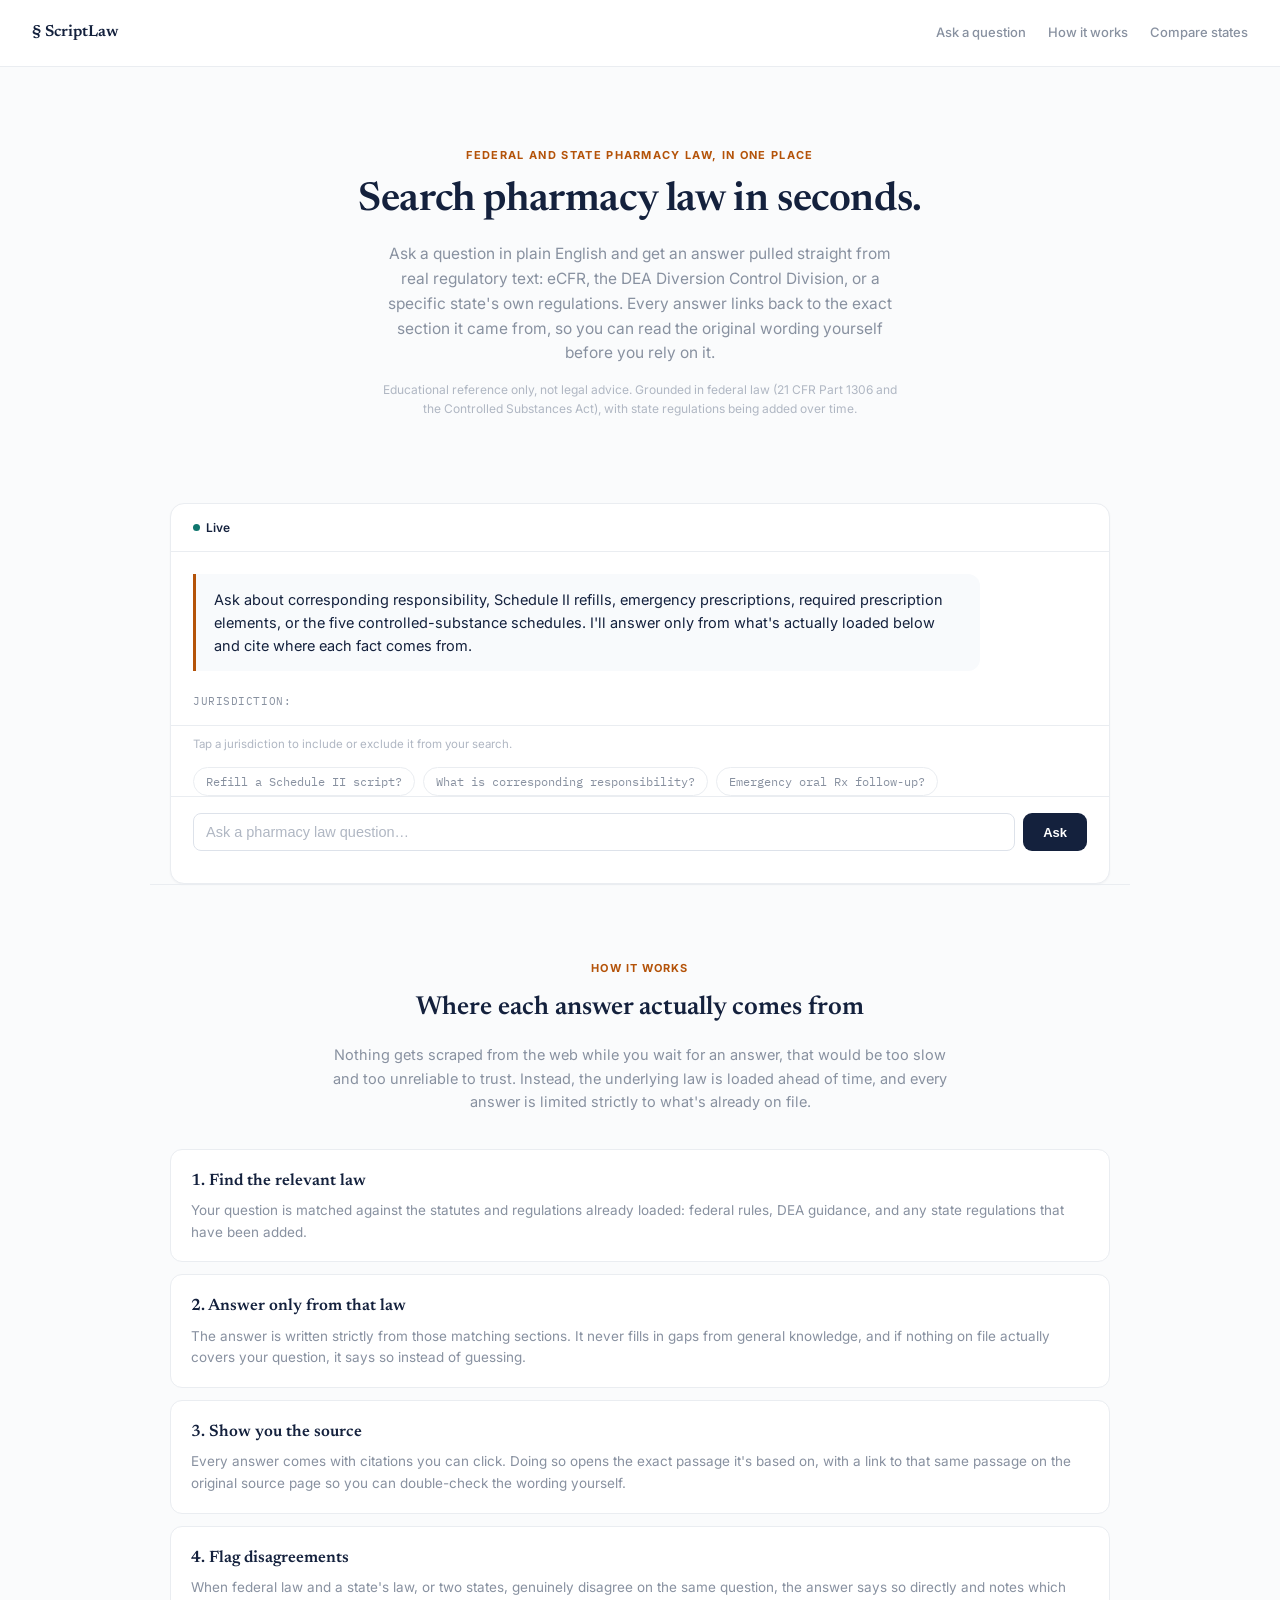
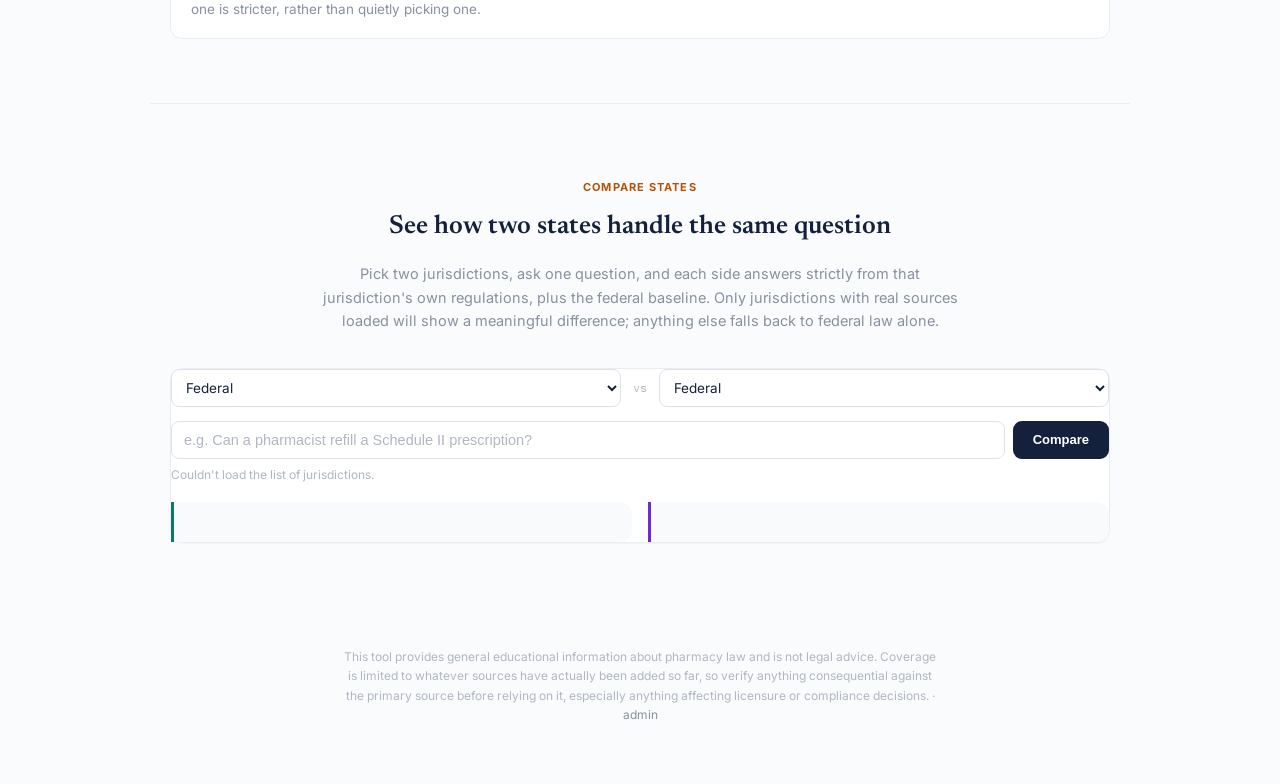
<file: index.html>
<!DOCTYPE html>
<html lang="en">
<head>
<meta charset="UTF-8">
<meta name="viewport" content="width=device-width, initial-scale=1.0">
<title>ScriptLaw — plain-English pharmacy law lookup, with citations</title>
<meta name="description" content="Ask a pharmacy law question in plain English and get an answer pulled from real federal and state regulatory text, with a citation you can click to check.">
<link rel="preconnect" href="https://fonts.googleapis.com">
<link rel="preconnect" href="https://fonts.gstatic.com" crossorigin>
<link href="https://fonts.googleapis.com/css2?family=Newsreader:wght@500;600&family=Inter:wght@400;500;600;700&family=IBM+Plex+Mono:wght@400;500&display=swap" rel="stylesheet">
<link rel="stylesheet" href="styles.css">
</head>
<body>

<nav class="nav">
  <a href="#top" class="brand">§ ScriptLaw</a>
  <div class="links">
    <a href="#demo">Ask a question</a>
    <a href="#how">How it works</a>
    <a href="#compare">Compare states</a>
  </div>
</nav>

<main id="top">
  <section class="hero">
    <div class="eyebrow">Federal and state pharmacy law, in one place</div>
    <h1>Search pharmacy law in seconds.</h1>
    <p>
      Ask a question in plain English and get an answer pulled straight from real regulatory
      text: eCFR, the DEA Diversion Control Division, or a specific state's own regulations.
      Every answer links back to the exact section it came from, so you can read the original
      wording yourself before you rely on it.
    </p>
    <p class="disclaimer-line">
      Educational reference only, not legal advice. Grounded in federal law (21 CFR Part 1306
      and the Controlled Substances Act), with state regulations being added over time.
    </p>
  </section>

  <div class="wrap">
    <div class="card demo-card" id="demo">
      <div class="demo-titlebar">
        <span class="demo-live"><span class="dot"></span>Live</span>
        <span id="corpus-count">loading…</span>
      </div>
      <div id="chat-log">
        <div class="msg msg-answer">
          <div class="answer-text"><p>Ask about corresponding responsibility, Schedule II refills, emergency prescriptions, required prescription elements, or the five controlled-substance schedules. I'll answer only from what's actually loaded below and cite where each fact comes from.</p></div>
        </div>
      </div>
      <div class="jurisdiction-row" id="jurisdiction-row">
        <span class="jurisdiction-label">Jurisdiction:</span>
        <!-- populated at runtime from /jurisdictions -->
      </div>
      <p class="jurisdiction-hint">Tap a jurisdiction to include or exclude it from your search.</p>
      <div class="chip-row">
        <button class="sample-chip" type="button" data-q="Can a pharmacist refill a Schedule II prescription?">Refill a Schedule II script?</button>
        <button class="sample-chip" type="button" data-q="What does corresponding responsibility mean for a pharmacist?">What is corresponding responsibility?</button>
        <button class="sample-chip" type="button" data-q="What has to happen after a doctor calls in an emergency Schedule II prescription?">Emergency oral Rx follow-up?</button>
      </div>
      <form class="demo-form" id="chat-form">
        <input type="text" id="chat-input" placeholder="Ask a pharmacy law question…" autocomplete="off" maxlength="300">
        <button type="submit" id="chat-submit">Ask</button>
      </form>
      <p class="demo-note" id="demo-note"></p>
    </div>
  </div>

  <section class="content-section wrap" id="how">
    <p class="tag">How it works</p>
    <h2 class="section-title">Where each answer actually comes from</h2>
    <p class="section-intro">
      Nothing gets scraped from the web while you wait for an answer, that would be too slow
      and too unreliable to trust. Instead, the underlying law is loaded ahead of time, and
      every answer is limited strictly to what's already on file.
    </p>
    <div class="teaching-points">
      <div class="tp-card">
        <div class="tp-title">1. Find the relevant law</div>
        <p>Your question is matched against the statutes and regulations already loaded: federal rules, DEA guidance, and any state regulations that have been added.</p>
      </div>
      <div class="tp-card">
        <div class="tp-title">2. Answer only from that law</div>
        <p>The answer is written strictly from those matching sections. It never fills in gaps from general knowledge, and if nothing on file actually covers your question, it says so instead of guessing.</p>
      </div>
      <div class="tp-card">
        <div class="tp-title">3. Show you the source</div>
        <p>Every answer comes with citations you can click. Doing so opens the exact passage it's based on, with a link to that same passage on the original source page so you can double-check the wording yourself.</p>
      </div>
      <div class="tp-card">
        <div class="tp-title">4. Flag disagreements</div>
        <p>When federal law and a state's law, or two states, genuinely disagree on the same question, the answer says so directly and notes which one is stricter, rather than quietly picking one.</p>
      </div>
    </div>
  </section>

  <section class="content-section wrap" id="compare">
    <p class="tag">Compare states</p>
    <h2 class="section-title">See how two states handle the same question</h2>
    <p class="section-intro">
      Pick two jurisdictions, ask one question, and each side answers strictly from that
      jurisdiction's own regulations, plus the federal baseline. Only jurisdictions with real
      sources loaded will show a meaningful difference; anything else falls back to federal
      law alone.
    </p>
    <div class="card compare-panel">
      <div class="compare-picker-row">
        <select id="compare-select-a" class="compare-select"></select>
        <span class="compare-vs">vs</span>
        <select id="compare-select-b" class="compare-select"></select>
      </div>
      <form class="compare-form" id="compare-form">
        <input type="text" id="compare-input" placeholder="e.g. Can a pharmacist refill a Schedule II prescription?" autocomplete="off" maxlength="300">
        <button type="submit" id="compare-submit">Compare</button>
      </form>
      <p class="compare-note" id="compare-note"></p>
      <div class="compare-results" id="compare-results" hidden>
        <div class="compare-column compare-column-a" id="compare-column-a">
          <div class="compare-column-title" id="compare-title-a"></div>
          <div class="compare-column-body" id="compare-body-a"></div>
        </div>
        <div class="compare-column compare-column-b" id="compare-column-b">
          <div class="compare-column-title" id="compare-title-b"></div>
          <div class="compare-column-body" id="compare-body-b"></div>
        </div>
      </div>
    </div>
  </section>
</main>

<footer>
  This tool provides general educational information about pharmacy law and is not legal
  advice. Coverage is limited to whatever sources have actually been added so far, so verify
  anything consequential against the primary source before relying on it, especially anything
  affecting licensure or compliance decisions. · <a href="admin.html">admin</a>
</footer>

<div class="inspector-overlay" id="inspector-overlay">
  <div class="inspector-panel" role="dialog" aria-modal="true" aria-labelledby="inspector-title">
    <div class="inspector-head">
      <h3 id="inspector-title">Source</h3>
      <button class="inspector-close" id="inspector-close" aria-label="Close">✕</button>
    </div>
    <div class="inspector-meta" id="inspector-meta"></div>
    <div class="inspector-excerpt" id="inspector-excerpt"></div>
    <div class="inspector-links" id="inspector-links"></div>
  </div>
</div>

<script src="script.js"></script>
</body>
</html>
</file>
<file: styles.css>
/* ==========================================================================
   ScriptLaw — shared site styles
   Built on the same design tokens and component patterns as the Clinical
   Pharmacokinetics Learning Lab site, so both projects read as one brand.
   ========================================================================== */

:root {
  --ink: #14213D;
  --muted: #8891A0;
  --muted-light: #B0B7C3;
  --border: #EAEDF1;
  --input-border: #DDE2EA;
  --bg: #FAFBFC;
  --card: #FFFFFF;

  /* shared accent palette */
  --teal: #0F766E;
  --amber: #B45309;
  --purple: #6D28D9;
  --red: #B91C1C;
  --slate: #94A3B8;

  /* ScriptLaw's brand accent within the shared palette */
  --accent: var(--amber);

  --font-display: 'Newsreader', serif;
  --font-body: 'Inter', sans-serif;
  --font-mono: 'IBM Plex Mono', monospace;

  --max: 980px;
}

* { box-sizing: border-box; }

html { scroll-behavior: smooth; }
@media (prefers-reduced-motion: reduce) {
  html { scroll-behavior: auto; }
  * { animation-duration: 0.01ms !important; transition-duration: 0.01ms !important; }
}

body {
  margin: 0;
  background: var(--bg);
  color: var(--ink);
  font-family: var(--font-body);
  line-height: 1.6;
  -webkit-font-smoothing: antialiased;
}

a { color: var(--ink); }
a:hover { color: var(--accent); }

:focus-visible {
  outline: 2px solid var(--accent);
  outline-offset: 2px;
}

.wrap {
  max-width: var(--max);
  margin: 0 auto;
  padding-left: 20px;
  padding-right: 20px;
}

/* --- Site nav — matches the PK Lab nav exactly --- */
.nav {
  display: flex;
  justify-content: space-between;
  align-items: center;
  flex-wrap: wrap;
  gap: 12px;
  padding: 20px 32px;
  border-bottom: 1px solid var(--border);
  background: #fff;
  position: sticky;
  top: 0;
  z-index: 20;
}
.nav .brand {
  font-family: var(--font-display);
  font-weight: 600;
  font-size: 16px;
  color: var(--ink);
  text-decoration: none;
}
.nav .links { display: flex; gap: 22px; flex-wrap: wrap; }
.nav .links a {
  font-size: 13px;
  color: var(--muted);
  text-decoration: none;
  font-weight: 500;
}
.nav .links a:hover,
.nav .links a.active { color: var(--ink); }

/* --- Hero --- */
.hero {
  max-width: 760px;
  margin: 0 auto;
  text-align: center;
  padding: 80px 20px 44px;
}
.eyebrow {
  font-size: 11px;
  font-weight: 700;
  letter-spacing: 0.12em;
  color: var(--accent);
  text-transform: uppercase;
  margin-bottom: 14px;
}
h1 {
  font-family: var(--font-display);
  font-size: 40px;
  font-weight: 600;
  margin: 0;
  letter-spacing: -0.01em;
  line-height: 1.15;
}
.hero p {
  font-size: 15.5px;
  color: var(--muted);
  max-width: 520px;
  margin: 18px auto 0;
  line-height: 1.6;
}
.hero .disclaimer-line {
  font-size: 12px;
  color: var(--muted-light);
  max-width: 520px;
  margin: 14px auto 0;
}

/* --- Generic card --- */
.card {
  background: var(--card);
  border: 1px solid var(--border);
  border-radius: 14px;
  box-shadow: 0 1px 2px rgba(20, 33, 61, 0.04);
}

/* --- Demo / chat card --- */
.demo-card {
  margin-top: 40px;
  padding: 0;
  overflow: hidden;
}

.demo-titlebar {
  display: flex;
  align-items: center;
  justify-content: space-between;
  padding: 14px 22px;
  border-bottom: 1px solid var(--border);
  font-size: 12px;
  color: var(--muted);
}
.demo-live { display: flex; align-items: center; gap: 6px; font-weight: 600; color: var(--ink); }
.demo-live .dot { width: 7px; height: 7px; border-radius: 50%; background: var(--teal); display: inline-block; }

#chat-log {
  max-height: 420px;
  overflow-y: auto;
  padding: 22px;
  display: flex;
  flex-direction: column;
  gap: 16px;
}

.msg { max-width: 88%; font-size: 14.5px; }

.msg-question {
  align-self: flex-end;
  background: var(--ink);
  color: #fff;
  padding: 11px 15px;
  border-radius: 14px 14px 4px 14px;
}

.msg-answer { align-self: flex-start; }

.msg-answer .answer-text {
  border-left: 3px solid var(--accent);
  background: #F8FAFC;
  border-radius: 0 12px 12px 0;
  padding: 14px 18px;
  color: var(--ink);
}

.msg-error .answer-text { border-left-color: var(--red); background: #FDF2F2; color: #7A1212; }

.answer-row { margin-bottom: 8px; }

.confidence-badge {
  display: inline-flex;
  align-items: center;
  gap: 6px;
  font-family: var(--font-mono);
  font-size: 11px;
  text-transform: uppercase;
  letter-spacing: 0.05em;
  padding: 3px 10px;
  border-radius: 999px;
  border: 1px solid transparent;
}
.confidence-badge::before {
  content: "";
  width: 7px;
  height: 7px;
  border-radius: 50%;
  background: currentColor;
  flex: none;
}
.conf-green { color: var(--teal); background: rgba(15, 118, 110, 0.1); border-color: rgba(15, 118, 110, 0.28); }
.conf-yellow { color: var(--amber); background: rgba(180, 83, 9, 0.1); border-color: rgba(180, 83, 9, 0.28); }
.conf-red { color: var(--red); background: rgba(185, 28, 28, 0.1); border-color: rgba(185, 28, 28, 0.28); }

.sources-panel { margin-top: 12px; padding-left: 14px; border-left: 2px solid var(--border); }
.sources-title,
.followups-title {
  font-family: var(--font-mono);
  font-size: 10.5px;
  text-transform: uppercase;
  letter-spacing: 0.08em;
  color: var(--muted-light);
  margin-bottom: 6px;
}
.source-row {
  display: flex;
  align-items: baseline;
  gap: 8px;
  width: 100%;
  text-align: left;
  background: transparent;
  border: none;
  padding: 4px 0;
  font-family: var(--font-body);
  font-size: 12.5px;
  color: var(--muted);
  cursor: pointer;
}
.source-row:hover { color: var(--ink); }
.source-check { font-family: var(--font-mono); font-size: 11px; color: var(--teal); flex: none; }
.source-citation { font-family: var(--font-mono); font-size: 11.5px; color: var(--muted); }

.followups-panel { margin-top: 14px; padding-left: 14px; }
.followup-chip {
  display: block;
  width: 100%;
  text-align: left;
  background: transparent;
  border: none;
  border-top: 1px solid var(--border);
  padding: 8px 0;
  font-size: 13px;
  color: var(--muted);
  cursor: pointer;
}
.followup-chip:first-of-type { border-top: none; }
.followup-chip::before { content: "→ "; color: var(--accent); font-family: var(--font-mono); }
.followup-chip:hover { color: var(--ink); }

.jurisdiction-row {
  display: flex;
  flex-wrap: wrap;
  align-items: center;
  gap: 8px;
  padding: 0 22px 14px;
  border-bottom: 1px solid var(--border);
}
.jurisdiction-label {
  font-family: var(--font-mono);
  font-size: 11px;
  color: var(--muted);
  text-transform: uppercase;
  letter-spacing: 0.05em;
}
.jurisdiction-hint { font-size: 11.5px; color: var(--muted-light); padding: 10px 22px 0; margin: 0; line-height: 1.5; }

.jur-chip {
  font-family: var(--font-mono);
  font-size: 11.5px;
  color: var(--muted);
  background: #fff;
  border: 1px solid var(--border);
  border-radius: 999px;
  padding: 4px 11px;
  cursor: pointer;
}
.jur-chip.active { border-color: var(--accent); color: var(--ink); background: rgba(180, 83, 9, 0.08); }
.jur-chip:not(.active) { opacity: 0.55; text-decoration: line-through; }

.chip-row { display: flex; flex-wrap: wrap; gap: 8px; padding: 14px 22px 0; }
.sample-chip {
  font-family: var(--font-mono);
  font-size: 11.5px;
  color: var(--muted);
  background: #fff;
  border: 1px solid var(--border);
  border-radius: 999px;
  padding: 6px 12px;
  cursor: pointer;
}
.sample-chip:hover { border-color: var(--accent); color: var(--ink); }

.demo-form { display: flex; gap: 8px; padding: 16px 22px; border-top: 1px solid var(--border); }
.demo-form input[type="text"] {
  flex: 1;
  background: #fff;
  border: 1px solid var(--input-border);
  border-radius: 8px;
  padding: 10px 12px;
  font-size: 14.5px;
  color: var(--ink);
}
.demo-form input[type="text"]::placeholder { color: var(--muted-light); }
.demo-form button {
  font-size: 13px;
  font-weight: 600;
  background: var(--ink);
  color: #fff;
  border: none;
  border-radius: 9px;
  padding: 0 20px;
  cursor: pointer;
}
.demo-form button:hover { background: #0B1730; }
.demo-form button:disabled { opacity: 0.5; cursor: default; }

.demo-note { font-size: 11.5px; color: var(--muted-light); padding: 0 22px 16px; margin: 0; }

.jurisdiction-badge {
  font-family: var(--font-mono);
  font-size: 10.5px;
  text-transform: uppercase;
  letter-spacing: 0.04em;
  padding: 1px 7px;
  border-radius: 3px;
  margin-right: 6px;
}
.jurisdiction-badge.fed { background: rgba(15, 118, 110, 0.12); color: var(--teal); }
.jurisdiction-badge.state { background: rgba(180, 83, 9, 0.12); color: var(--amber); }

/* --- Source inspector modal --- */
.inspector-overlay {
  position: fixed;
  inset: 0;
  background: rgba(20, 33, 61, 0.45);
  display: none;
  align-items: flex-end;
  justify-content: center;
  z-index: 100;
}
.inspector-overlay.open { display: flex; }
.inspector-panel {
  background: var(--card);
  border: 1px solid var(--border);
  border-radius: 14px 14px 0 0;
  max-width: 680px;
  width: 100%;
  max-height: 80vh;
  overflow-y: auto;
  padding: 22px 24px 28px;
  box-shadow: 0 -4px 24px rgba(20, 33, 61, 0.12);
}
@media (min-width: 720px) {
  .inspector-overlay { align-items: center; }
  .inspector-panel { border-radius: 14px; max-height: 70vh; }
}
.inspector-head { display: flex; justify-content: space-between; align-items: flex-start; gap: 12px; margin-bottom: 4px; }
.inspector-head h3 { margin: 0; font-family: var(--font-display); font-size: 1.15rem; color: var(--ink); }
.inspector-close {
  background: transparent;
  border: 1px solid var(--border);
  color: var(--muted);
  border-radius: 8px;
  width: 30px;
  height: 30px;
  cursor: pointer;
  font-size: 15px;
  line-height: 1;
  flex: none;
}
.inspector-meta { font-family: var(--font-mono); font-size: 12px; color: var(--muted); margin: 8px 0 16px; }
.inspector-excerpt {
  border-left: 3px solid var(--accent);
  background: #F8FAFC;
  padding: 14px 16px;
  border-radius: 0 10px 10px 0;
  font-size: 14px;
  line-height: 1.65;
  color: var(--ink);
}
.inspector-excerpt mark { background: rgba(180, 83, 9, 0.22); color: var(--ink); padding: 1px 2px; border-radius: 2px; }
.inspector-links { margin-top: 18px; display: flex; flex-wrap: wrap; gap: 10px; }
.inspector-links a {
  font-family: var(--font-mono);
  font-size: 12px;
  color: var(--teal);
  background: rgba(15, 118, 110, 0.08);
  border: 1px solid rgba(15, 118, 110, 0.25);
  border-radius: 999px;
  padding: 6px 12px;
  text-decoration: none;
}
.inspector-links a:hover { color: #fff; background: var(--teal); }

/* --- Content sections (How it works / Compare states) --- */
.content-section { padding-top: 64px; padding-bottom: 64px; border-top: 1px solid var(--border); }
.content-section .tag {
  font-size: 11px;
  font-weight: 700;
  letter-spacing: 0.1em;
  text-transform: uppercase;
  color: var(--accent);
  margin-bottom: 10px;
  text-align: center;
}
.content-section .section-title {
  font-family: var(--font-display);
  font-size: 26px;
  font-weight: 600;
  text-align: center;
  margin: 0 0 14px;
}
.content-section .section-intro {
  font-size: 14.5px;
  color: var(--muted);
  max-width: 640px;
  margin: 0 auto 36px;
  text-align: center;
  line-height: 1.6;
}

.teaching-points { display: flex; flex-direction: column; gap: 12px; }
.tp-card { background: var(--card); border: 1px solid var(--border); border-radius: 12px; padding: 18px 20px; }
.tp-title { font-family: var(--font-display); font-size: 16.5px; font-weight: 600; margin: 0 0 6px; color: var(--ink); }
.tp-card p { font-size: 13.5px; line-height: 1.6; color: var(--muted); margin: 0; }

/* --- Compare states --- */
.compare-picker-row { display: flex; align-items: center; gap: 12px; margin-bottom: 14px; }
.compare-select {
  flex: 1;
  background: #fff;
  border: 1px solid var(--input-border);
  color: var(--ink);
  font-family: var(--font-body);
  font-size: 13.5px;
  padding: 9px 10px;
  border-radius: 8px;
}
.compare-vs { font-family: var(--font-mono); font-size: 12px; color: var(--muted-light); flex: none; }

.compare-form { display: flex; gap: 8px; margin-bottom: 6px; }
.compare-form input[type="text"] {
  flex: 1;
  background: #fff;
  border: 1px solid var(--input-border);
  color: var(--ink);
  font-size: 14.5px;
  padding: 10px 12px;
  border-radius: 8px;
}
.compare-form input[type="text"]::placeholder { color: var(--muted-light); }
.compare-form button {
  font-size: 13px;
  font-weight: 600;
  background: var(--ink);
  color: #fff;
  border: none;
  border-radius: 9px;
  padding: 0 20px;
  cursor: pointer;
}
.compare-form button:hover { background: #0B1730; }
.compare-form button:disabled { opacity: 0.5; cursor: default; }

.compare-note { font-size: 12px; color: var(--muted-light); margin: 0 0 4px; }

.compare-results { margin-top: 18px; display: grid; grid-template-columns: 1fr 1fr; gap: 16px; }
.compare-column {
  border-left: 3px solid var(--accent, var(--teal));
  background: #F8FAFC;
  border-radius: 0 12px 12px 0;
  padding: 16px 18px;
}
/* Each side of the comparison gets its own accent from the shared palette,
   the same way each PK Lab tool page does. */
.compare-column-a { --accent: var(--teal); }
.compare-column-b { --accent: var(--purple); }
.compare-column-title {
  font-family: var(--font-mono);
  font-size: 11.5px;
  text-transform: uppercase;
  letter-spacing: 0.05em;
  color: var(--muted);
  margin-bottom: 8px;
}
.compare-answer-text,
.compare-loading { color: var(--ink); font-size: 13.5px; }
.compare-loading { color: var(--muted); }
.compare-source-chips { margin-top: 10px; display: flex; flex-wrap: wrap; gap: 6px; }
.compare-source-chip {
  font-family: var(--font-mono);
  font-size: 10.5px;
  color: var(--muted);
  border: 1px solid var(--border);
  background: #fff;
  border-radius: 999px;
  padding: 3px 9px;
}

/* --- Answer formatting (shared by chat + compare) --- */
.answer-text p,
.compare-answer-text p { margin: 0 0 10px; }
.answer-text p:last-child,
.compare-answer-text p:last-child { margin-bottom: 0; }

.answer-list { margin: 0 0 10px; padding-left: 1.1em; }
.answer-list:last-child { margin-bottom: 0; }
.answer-list li { margin-bottom: 6px; padding-left: 2px; }
.answer-list li::marker { color: var(--accent); }
.answer-list li:last-child { margin-bottom: 0; }

.answer-heading { font-family: var(--font-body); font-weight: 600; font-size: 0.98rem; color: var(--ink); margin: 16px 0 8px; }
.answer-heading:first-child { margin-top: 0; }

.answer-text strong,
.compare-answer-text strong { color: var(--ink); font-weight: 700; }

/* --- Footer --- */
footer {
  text-align: center;
  padding: 40px 20px 60px;
  font-size: 12px;
  color: var(--muted-light);
  max-width: 640px;
  margin: 0 auto;
}
footer a { color: var(--muted); text-decoration: none; }
footer a:hover { color: var(--ink); }

@media (max-width: 640px) {
  .nav .links { display: none; }
  .compare-results { grid-template-columns: 1fr; }
  .compare-picker-row { flex-direction: column; align-items: stretch; }
  .compare-vs { text-align: center; }
}
</file>
